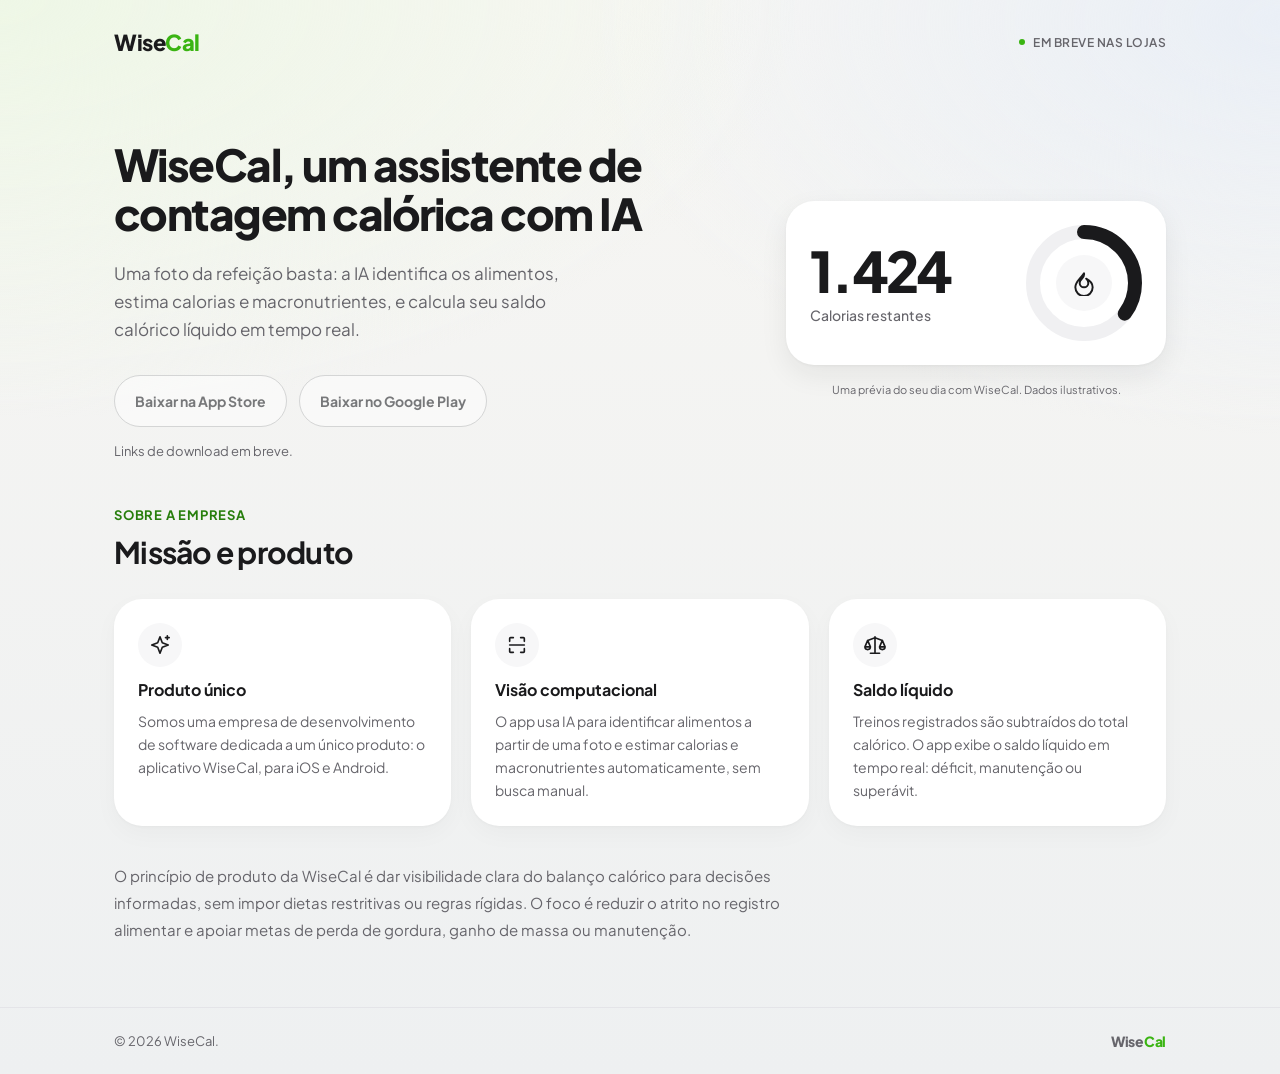
<file: index.html>
<!doctype html>
<html lang="pt-BR">
<head>
  <meta charset="utf-8">
  <meta name="viewport" content="width=device-width, initial-scale=1">
  <meta name="theme-color" content="#3ab412">
  <title>WiseCal — Assistente de contagem calórica com IA</title>
  <meta name="description" content="Conheça a WiseCal: uma foto da refeição para estimar calorias e macronutrientes com IA e acompanhar seu saldo calórico. Em breve para iOS e Android.">
  <meta property="og:type" content="website">
  <meta property="og:locale" content="pt_BR">
  <meta property="og:title" content="WiseCal — Assistente de contagem calórica com IA">
  <meta property="og:description" content="Mais clareza sobre sua alimentação. Conheça o WiseCal, em breve para iOS e Android.">
  <link rel="icon" href="./assets/favicon.svg" type="image/svg+xml">
  <link rel="preconnect" href="https://fonts.googleapis.com">
  <link rel="preconnect" href="https://fonts.gstatic.com" crossorigin>
  <link href="https://fonts.googleapis.com/css2?family=Plus+Jakarta+Sans:wght@400;500;600;700;800&display=swap" rel="stylesheet">
  <link rel="stylesheet" href="./styles.css">
</head>
<body>
  <a class="skip-link" href="#conteudo">Pular para o conteúdo</a>
  <header class="site-header container">
    <a class="wordmark" href="./" aria-label="WiseCal, início">Wise<span>Cal</span></a>
    <span class="availability"><span class="status-dot" aria-hidden="true"></span>Em breve nas lojas</span>
  </header>

  <main id="conteudo" class="container">
    <section class="hero" aria-labelledby="titulo">
      <div class="hero-copy">
        <h1 id="titulo">WiseCal, um assistente de contagem calórica com IA</h1>
        <p class="intro">Uma foto da refeição basta: a IA identifica os alimentos, estima calorias e macronutrientes, e calcula seu saldo calórico líquido em tempo real.</p>
        <div class="store-buttons" aria-describedby="download-status">
          <!-- Quando o app estiver disponível, substitua os botões por links para as lojas. Veja README.md. -->
          <button class="store-button" type="button" disabled>Baixar na App Store</button>
          <button class="store-button" type="button" disabled>Baixar no Google Play</button>
        </div>
        <p class="download-status" id="download-status">Links de download em breve.</p>
      </div>
      <figure class="preview">
        <div class="calorie-card">
          <div>
            <span class="calorie-value">1.424</span>
            <span class="calorie-label">Calorias restantes</span>
          </div>
          <div class="calorie-ring" role="img" aria-label="Exemplo: 776 de 2.200 quilocalorias consumidas">
            <svg class="ring" viewBox="0 0 116 116" aria-hidden="true">
              <circle class="ring-track" cx="58" cy="58" r="51"/>
              <circle class="ring-progress" cx="58" cy="58" r="51" pathLength="100"/>
            </svg>
            <span class="flame-background"><svg class="icon" viewBox="0 0 24 24" aria-hidden="true"><path d="M12 3c1 5-4 5-4 9a4 4 0 0 0 8 0c0-1-1-3-2-4 4 2 6 5 6 8a8 8 0 0 1-16 0c0-5 4-7 8-13Z"/></svg></span>
          </div>
        </div>
        <figcaption>Uma prévia do seu dia com WiseCal. Dados ilustrativos.</figcaption>
      </figure>
    </section>

    <section class="about" id="sobre" aria-labelledby="sobre-titulo">
      <div class="section-heading">
        <p class="eyebrow">Sobre a empresa</p>
        <h2 id="sobre-titulo">Missão e produto</h2>
      </div>
      <div class="features">
        <article class="feature-card">
          <span class="icon-background"><svg class="icon" viewBox="0 0 24 24" aria-hidden="true"><path d="m12 3 2.5 6.5L21 12l-6.5 2.5L12 21l-2.5-6.5L3 12l6.5-2.5L12 3ZM20 2v4m-2-2h4"/></svg></span>
          <h3>Produto único</h3>
          <p>Somos uma empresa de desenvolvimento de software dedicada a um único produto: o aplicativo WiseCal, para iOS e Android.</p>
        </article>
        <article class="feature-card">
          <span class="icon-background"><svg class="icon" viewBox="0 0 24 24" aria-hidden="true"><path d="M4 8V5a1 1 0 0 1 1-1h3m8 0h3a1 1 0 0 1 1 1v3m0 8v3a1 1 0 0 1-1 1h-3m-8 0H5a1 1 0 0 1-1-1v-3M4 12h16"/></svg></span>
          <h3>Visão computacional</h3>
          <p>O app usa IA para identificar alimentos a partir de uma foto e estimar calorias e macronutrientes automaticamente, sem busca manual.</p>
        </article>
        <article class="feature-card">
          <span class="icon-background"><svg class="icon" viewBox="0 0 24 24" aria-hidden="true"><path d="M12 3v17m-5 1h10M4 7l8-3 8 3M4 7l-3 7h6L4 7Zm16 0-3 7h6l-3-7ZM1 14a3 3 0 0 0 6 0m10 0a3 3 0 0 0 6 0"/></svg></span>
          <h3>Saldo líquido</h3>
          <p>Treinos registrados são subtraídos do total calórico. O app exibe o saldo líquido em tempo real: déficit, manutenção ou superávit.</p>
        </article>
      </div>
      <p class="mission">O princípio de produto da WiseCal é dar visibilidade clara do balanço calórico para decisões informadas, sem impor dietas restritivas ou regras rígidas. O foco é reduzir o atrito no registro alimentar e apoiar metas de perda de gordura, ganho de massa ou manutenção.</p>
    </section>
  </main>

  <footer class="site-footer">
    <div class="container footer-content">
      <p>© 2026 WiseCal.</p>
      <a class="wordmark footer-wordmark" href="./" aria-label="WiseCal, início">Wise<span>Cal</span></a>
    </div>
  </footer>
</body>
</html>
</file>
<file: styles.css>
:root {
  color-scheme: light;
  --accent: #3ab412;
  --ink: #1a1a1c;
  --muted: #66656b;
  --border: #e4e4e8;
  --surface: #fff;
  font-family: "Plus Jakarta Sans", system-ui, -apple-system, BlinkMacSystemFont, "Segoe UI", sans-serif;
  color: var(--ink);
  background: #eef0f1;
  font-synthesis: none;
  text-rendering: optimizeLegibility;
  -webkit-font-smoothing: antialiased;
}
* { box-sizing: border-box; }
body {
  margin: 0;
  min-height: 100vh;
  display: flex;
  flex-direction: column;
  background: radial-gradient(120% 75% at 0% 0%, #eef7e6 0%, transparent 52%), radial-gradient(115% 80% at 100% 2%, #eaeff6 0%, transparent 48%), linear-gradient(180deg, #f7f6f3 0%, #eef0f1 100%);
}
.container { width: 100%; max-width: 1100px; margin-inline: auto; padding-inline: 24px; }
.site-header { padding-block: 28px; display: flex; align-items: center; justify-content: space-between; gap: 20px; }
.wordmark { font-size: 22px; font-weight: 800; letter-spacing: -.02em; text-decoration: none; color: var(--ink); }
.wordmark span { color: var(--accent); }
.availability { display: flex; align-items: center; gap: 8px; font-size: 12px; font-weight: 600; letter-spacing: .04em; text-transform: uppercase; color: var(--muted); }
.status-dot { width: 6px; height: 6px; border-radius: 50%; background: var(--accent); flex-shrink: 0; }
main { flex: 1; }
.hero { display: grid; grid-template-columns: minmax(0, 1fr) minmax(300px, 380px); align-items: center; gap: 64px; padding-top: 56px; padding-bottom: 48px; }
h1 { margin: 0 0 20px; font-size: 44px; font-weight: 800; line-height: 1.12; letter-spacing: -.035em; }
.intro { margin: 0; max-width: 480px; font-size: 17px; line-height: 1.65; color: var(--muted); }
.store-buttons { display: flex; flex-wrap: wrap; gap: 12px; margin-top: 32px; }
.store-button { display: inline-flex; justify-content: center; align-items: center; min-height: 52px; padding: 14px 20px; font: inherit; font-size: 14px; font-weight: 700; border: 1px solid #d4d5d5; border-radius: 999px; background: #ffffff70; color: #77787a; }
.store-button:disabled { cursor: not-allowed; }
.download-status { color: var(--muted); font-size: 13px; margin: 16px 0 0; }
.preview { margin: 0; width: 100%; }
.calorie-card { background: var(--surface); border-radius: 28px; box-shadow: 0 1px 3px #1a1a1c0a, 0 10px 28px #1a1a1c12; padding: 24px; display: flex; align-items: center; justify-content: space-between; gap: 16px; }
.calorie-value { display: block; font-size: 56px; font-weight: 800; line-height: 1; letter-spacing: -.04em; }
.calorie-label { display: block; margin-top: 8px; font-size: 14px; font-weight: 500; color: var(--muted); }
.calorie-ring { width: 116px; height: 116px; position: relative; flex: 0 0 116px; display: grid; place-items: center; }
.ring { position: absolute; inset: 0; width: 100%; height: 100%; transform: rotate(-90deg); }
.ring circle { fill: none; stroke-width: 14; }
.ring-track { stroke: #f0f0f2; }
.ring-progress { stroke: var(--ink); stroke-dasharray: 35.27 100; stroke-linecap: round; }
.flame-background { width: 56px; height: 56px; border-radius: 50%; display: grid; place-items: center; background: #f7f7f8; }
.flame-background .icon { width: 26px; height: 26px; }
figcaption { margin: 16px 8px 0; font-size: 11px; line-height: 1.6; text-align: center; color: var(--muted); }
.about { display: flex; flex-direction: column; gap: 28px; padding-bottom: 64px; }
.eyebrow { margin: 0 0 10px; color: #277e0c; font-size: 13px; font-weight: 700; letter-spacing: .06em; text-transform: uppercase; }
h2 { margin: 0; font-size: 30px; font-weight: 700; letter-spacing: -.025em; }
.features { display: grid; grid-template-columns: repeat(3, minmax(0, 1fr)); gap: 20px; }
.feature-card { background: var(--surface); border-radius: 28px; padding: 24px; box-shadow: 0 1px 3px #1a1a1c08, 0 8px 24px #1a1a1c08; }
.icon-background { display: grid; place-items: center; width: 44px; height: 44px; border-radius: 50%; background: #f7f7f8; }
.icon { width: 22px; height: 22px; stroke: currentColor; stroke-width: 1.8; fill: none; stroke-linecap: round; stroke-linejoin: round; }
h3 { margin: 12px 0 10px; font-size: 16px; font-weight: 700; }
.feature-card p { margin: 0; font-size: 14px; line-height: 1.65; color: var(--muted); }
.mission { max-width: 700px; margin: 8px 0 0; color: var(--muted); font-size: 15px; line-height: 1.8; }
.site-footer { border-top: 1px solid var(--border); padding-block: 24px; }
.footer-content { display: flex; justify-content: space-between; align-items: center; gap: 12px; }
.footer-content p { margin: 0; font-size: 13px; color: var(--muted); }
.footer-wordmark { font-size: 14px; color: var(--muted); }
.skip-link { position: absolute; top: 8px; left: 8px; padding: 12px 18px; background: white; color: var(--ink); border-radius: 8px; transform: translateY(-150%); z-index: 10; }
.skip-link:focus { transform: translateY(0); }
a:focus-visible { outline: 3px solid #277e0c; outline-offset: 5px; }
@media (max-width: 900px) {
  .hero { gap: 32px; grid-template-columns: minmax(0, 1fr) 320px; }
  h1 { font-size: 37px; }
  .calorie-card { padding: 20px; gap: 12px; }
  .calorie-value { font-size: 46px; }
  .calorie-ring { width: 100px; height: 100px; flex-basis: 100px; }
  .feature-card { padding: 22px; }
}
@media (max-width: 700px) {
  .hero { grid-template-columns: 1fr; padding-top: 32px; gap: 36px; padding-bottom: 48px; }
  .hero-copy { max-width: 520px; }
  h1 { font-size: clamp(32px, 7vw, 42px); }
  .intro { font-size: 16px; }
  .preview { max-width: 380px; justify-self: center; }
  .features { grid-template-columns: 1fr; gap: 16px; }
  .feature-card { padding: 24px; }
  .about { padding-bottom: 40px; }
  h2 { font-size: 28px; }
}
@media (max-width: 380px) {
  .container { padding-inline: 18px; }
  .availability { font-size: 9px; gap: 6px; }
  .site-header { gap: 12px; }
  .store-buttons { flex-direction: column; }
  .store-button { width: 100%; }
  .calorie-value { font-size: 42px; }
  .calorie-label { font-size: 12px; }
}
</file>
